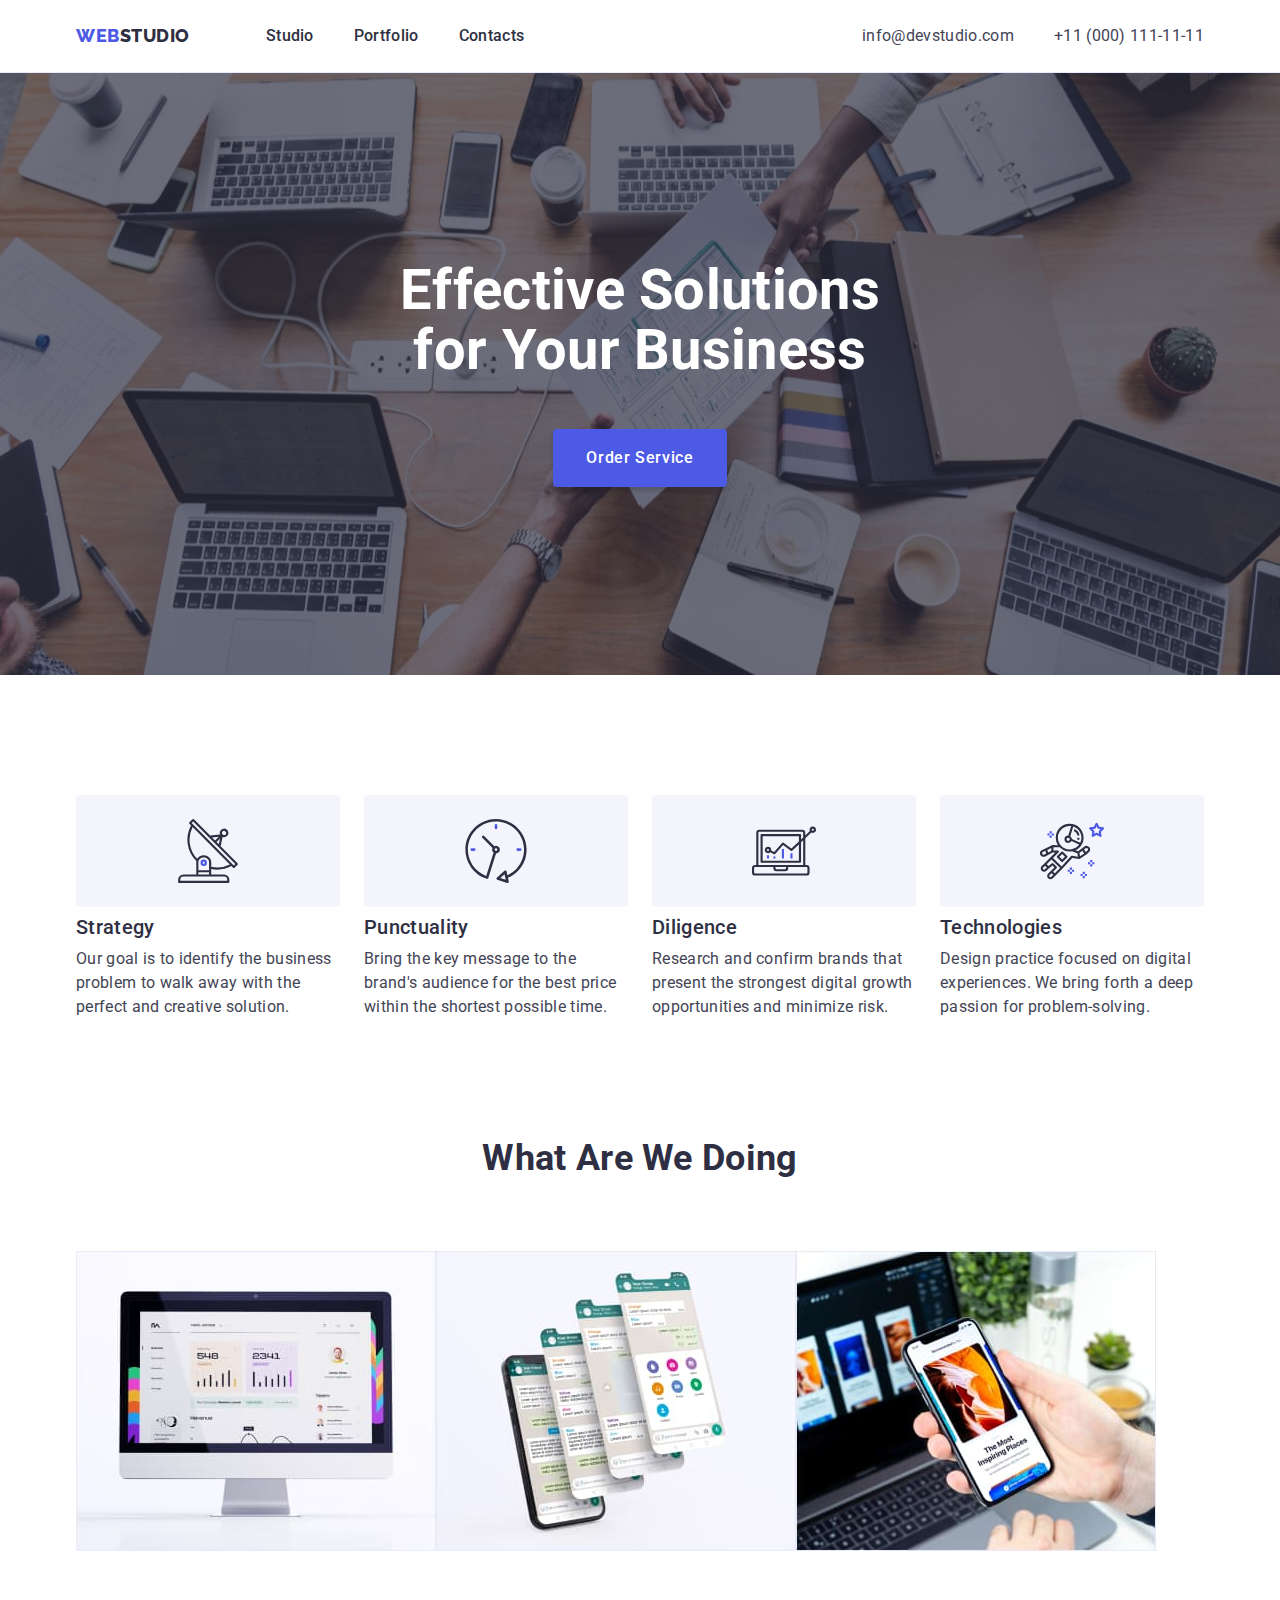
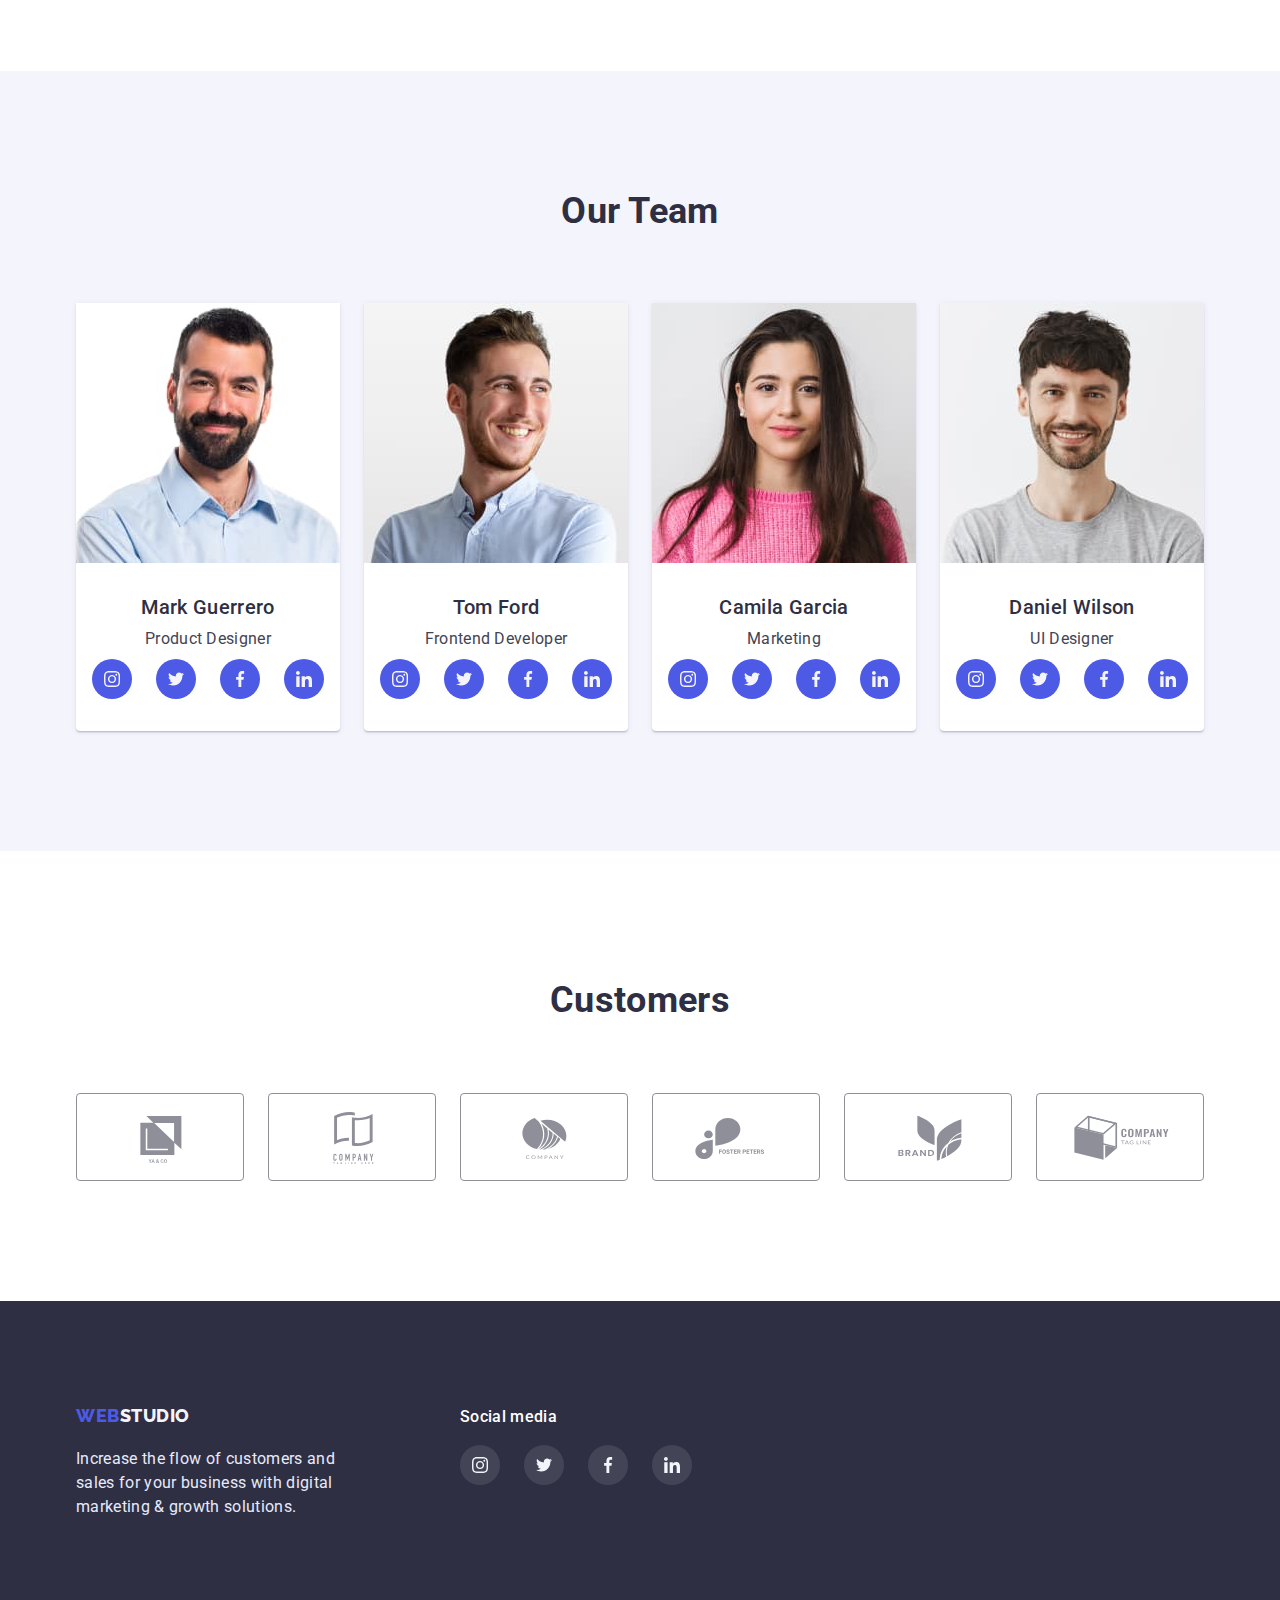
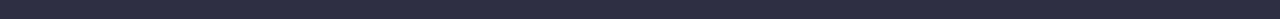
<file: index.html>
<!DOCTYPE html>
<html lang="en">
<head>
    <meta charset="UTF-8">
    <meta http-equiv="X-UA-Compatible" content="IE=edge">
    <meta name="viewport" content="width=device-width, initial-scale=1.0">
    <title>Document</title>
    <link rel="preconnect" href="https://fonts.googleapis.com">
    <link rel="preconnect" href="https://fonts.gstatic.com" crossorigin>
    <link href="https://fonts.googleapis.com/css2?family=Raleway:wght@700&family=Roboto:wght@400;500;700;900&display=swap" rel="stylesheet">
    <link rel="stylesheet" href="https://cdn.jsdelivr.net/npm/modern-normalize@1.1.0/modern-normalize.min.css">
    <link rel="stylesheet" href="./css/styles.css">
</head>
<body>
    <!-- =========HEADER========= -->
    <header class="header-page">
        <div class="header-wrapper container"> 
            <nav class="header-nav nav-wrapper">
                <a href="./index.html" class="logo-header link">
                <span class="logo-brand">Web</span>Studio</a>
                <ul class="main-nav list">
                    <li class="nav-list-item">
                    <a class="nav-link link" href="">Studio</a>
                    </li>
                    <li class="nav-list-item">
                    <a class="nav-link link" href="./portfolio.html">Portfolio</a>
                    </li>
                    <li class="nav-list-item">
                    <a class="nav-link link" href="">Contacts</a>
                    </li>
                </ul>
            </nav> 
            <address class="address">
            <ul class="address-list list">
                <li class="address-list-item"><a href="mailto:info@devstudio.com" class="address-link link">info@devstudio.com</a></li>
                <li class="address-list-item"><a href="tel:+110001111111" class="address-link link">+11 (000) 111-11-11</a></li>
            </ul>
            </address>
        </div>
    </header>
    
    <main>
        <!-- ========HERO======= -->
        <section class="hero">
            <div class="hero-wrapper container">
                <h1 class="hero-title">Effective Solutions <br> for Your Business</h1>
                <button type="button" class="hero-btn button">Order Service</button>
            </div>
        </section>

        <!-- =================FEATURE================== -->
        <section class="feature">
            <div class="section container">
                    <h2 class="feature-title visually-hidden">Our feature</h2>
                <ul class="feature-list list">
                    <li class="feature-item-list">
                        <div class="feature-inner">
                            <svg class="feature-icon">
                                <use href="./images/icons.svg#icon-antenna"></use>
                            </svg>
                        </div>
                        <h3 class="subtitle feature-subtitle">Strategy</h3>
                        <p class="text feature-text">Our goal is to identify the business problem to walk away with the perfect and creative solution.</p>
                    </li>
                    <li class="feature-item-list">
                        <div class="feature-inner">
                            <svg class="feature-icon">
                                <use href="./images/icons.svg#icon-clock"></use>
                            </svg>
                        </div>
                        <h3 class="subtitle feature-subtitle">Punctuality</h3>
                        <p class="text feature-text">Bring the key message to the brand's audience for the best price within the shortest possible time.</p>
                    </li>
                    <li class="feature-item-list">
                        <div class="feature-inner">
                            <svg class="feature-icon">
                                <use href="./images/icons.svg#icon-diagram"></use>
                            </svg>
                        </div>
                        <h3 class="subtitle feature-subtitle">Diligence</h3>
                        <p class="text feature-text">Research and confirm brands that present the strongest digital growth opportunities and minimize risk.</p>
                    </li>
                    <li class="feature-item-list">
                        <div class="feature-inner">
                            <svg class="feature-icon">
                                <use href="./images/icons.svg#icon-astronaut"></use>
                            </svg>
                        </div>
                        <h3 class="subtitle feature-subtitle">Technologies</h3>
                        <p class="text feature-text">Design practice focused on digital experiences. We bring forth a deep passion for problem-solving.</p>
                    </li>
                </ul>
            </div>
        </section>
        
        <!-- =================WORK ================== -->
        <section class="work">
            <div class="work-wrapper container">
                <h2 class="work-title">What are we doing</h2>
                <ul class="work-list list">
                    <li class="work-item"><img class="work-img" src="./images/img.jpg" alt="Computer monitor" width="360"></li>
                    <li class="work-item"><img class="work-img" src="./images/img1.jpg" alt="Messenger on the phone" width="360"></li>
                    <li class="work-item"><img class="work-img" src="./images/img2.jpg" alt="Phone content" width="360"></li>
                </ul>
            </div>
        </section>
        
        <!-- ====================TEAM=============== -->
        <section class="team ">
            <div class="team-wrapper section container">
                <h2 class="team-title">Our Team</h2>
                <ul class="team-list list">
                    <li class="team-item-list">
                            <img class="team-picture" src="./images/designer.jpg" alt="Mark Guerrero" width="264">
                            <div class="team-card">
                                <h3 class="subtitle team-subtitle">Mark Guerrero</h3>
                                <p class="text team-text">Product Designer</p>
                                <ul class="social-list list">
                                    <li class="social-list-item">
                                        <a href="" class="social-link social-link-team link">
                                            <svg class="social-icon">
                                                <use href="./images/icons.svg#icon-instagram"></use>
                                            </svg>
                                        </a>
                                    </li>
                                    <li class="social-list-item">
                                        <a href="" class="social-link social-link-team link">
                                            <svg class="social-icon">
                                                <use href="./images/icons.svg#icon-twitter"></use>
                                            </svg>
                                        </a>
                                    </li>
                                    <li class="social-list-item">
                                        <a href="" class="social-link social-link-team link">
                                            <svg class="social-icon">
                                                <use href="./images/icons.svg#icon-facebook"></use>
                                            </svg>
                                        </a>
                                    </li>
                                    <li class="social-list-item">
                                        <a href="" class="social-link social-link-team link">
                                            <svg class="social-icon">
                                                <use href="./images/icons.svg#icon-linkedin"></use>
                                            </svg>
                                        </a>
                                    </li>
                                </ul>
                            </div>
                    </li>
                    <li class="team-item-list">
                            <img class="team-picture" src="./images/developer.jpg" alt="Tom Ford" width="264">
                            <div class="team-card">
                                <h3 class="subtitle team-subtitle">Tom Ford</h3>
                                <p class="text team-text">Frontend Developer</p>
                                <ul class="social-list list">
                                    <li class="social-list-item">
                                        <a href="" class="social-link social-link-team link">
                                            <svg class="social-icon">
                                                <use href="./images/icons.svg#icon-instagram"></use>
                                            </svg>
                                        </a>
                                    </li>
                                    <li class="social-list-item">
                                        <a href="" class="social-link social-link-team link">
                                            <svg class="social-icon">
                                                <use href="./images/icons.svg#icon-twitter"></use>
                                            </svg>
                                        </a>
                                    </li>
                                    <li class="social-list-item">
                                        <a href="" class="social-link social-link-team link">
                                            <svg class="social-icon">
                                                <use href="./images/icons.svg#icon-facebook"></use>
                                            </svg>
                                        </a>
                                    </li>
                                    <li class="social-list-item">
                                        <a href="" class="social-link social-link-team link">
                                            <svg class="social-icon">
                                                <use href="./images/icons.svg#icon-linkedin"></use>
                                            </svg>
                                        </a>
                                    </li>
                                </ul>
                            </div>
                    </li>
                    <li class="team-item-list">
                            <img class="team-picture" src="./images/marketing.jpg" alt="Camila Garcia" width="264">
                            <div class="team-card">
                                <h3 class="subtitle team-subtitle">Camila Garcia</h3>
                                <p class="text team-text">Marketing</p>
                                <ul class="social-list list">
                                    <li class="social-list-item">
                                        <a href="" class="social-link social-link-team link">
                                            <svg class="social-icon">
                                                <use href="./images/icons.svg#icon-instagram"></use>
                                            </svg>
                                        </a>
                                    </li>
                                    <li class="social-list-item">
                                        <a href="" class="social-link social-link-team link">
                                            <svg class="social-icon">
                                                <use href="./images/icons.svg#icon-twitter"></use>
                                            </svg>
                                        </a>
                                    </li>
                                    <li class="social-list-item">
                                        <a href="" class="social-link social-link-team link">
                                            <svg class="social-icon">
                                                <use href="./images/icons.svg#icon-facebook"></use>
                                            </svg>
                                        </a>
                                    </li>
                                    <li class="social-list-item">
                                        <a href="" class="social-link social-link-team link">
                                            <svg class="social-icon">
                                                <use href="./images/icons.svg#icon-linkedin"></use>
                                            </svg>
                                        </a>
                                    </li>
                                </ul>
                            </div>
                    </li>
                    <li class="team-item-list">
                            <img class="team-picture" src="./images/uidesigner.jpg" alt="Daniel Wilson" width="264">
                        <div class="team-card">
                                <h3 class="subtitle team-subtitle">Daniel Wilson</h3>
                                <p class="text team-text">UI Designer</p>
                            <ul class="social-list list">
                                    <li class="social-list-item">
                                        <a href="" class="social-link social-link-team link">
                                            <svg class="social-icon">
                                                <use href="./images/icons.svg#icon-instagram"></use>
                                            </svg>
                                        </a>
                                    </li>
                                    <li class="social-list-item">
                                        <a href="" class="social-link social-link-team link">
                                            <svg class="social-icon">
                                                <use href="./images/icons.svg#icon-twitter"></use>
                                            </svg>
                                        </a>
                                    </li>
                                    <li class="social-list-item">
                                        <a href="" class="social-link social-link-team link">
                                            <svg class="social-icon">
                                                <use href="./images/icons.svg#icon-facebook"></use>
                                            </svg>
                                        </a>
                                    </li>
                                    <li class="social-list-item">
                                        <a href="" class="social-link social-link-team link">
                                            <svg class="social-icon">
                                                <use href="./images/icons.svg#icon-linkedin"></use>
                                            </svg>
                                        </a>
                                    </li>
                            </ul>
                        </div>
                    </li>
                </ul>
            </div>
        </section>
<!-- ========================CUSTOMERS====================== -->
<section class="customers">
    <div class="customers-wrapper container">
        <h2 class="customers-title">Customers</h2>
        <ul class="customers-list list">
            <li class="customers-list-item">
                <a href="" class="customers-link link">
                    <svg class="customers-icon" width="" height="">
                        <use href="./images/icons.svg#icon-client1"></use>
                    </svg>
                </a>
            </li>
            <li class="customers-list-item">
                    <a href="" class="customers-link link">
                    <svg class="customers-icon">
                        <use href="./images/icons.svg#icon-client2"></use>
                    </svg>
                </a>
            </li>
            <li class="customers-list-item">
                <a href="" class="customers-link link">
                    <svg class="customers-icon">
                        <use href="./images/icons.svg#icon-client3"></use>
                    </svg>
                </a></li>
            <li class="customers-list-item">
                <a href="" class="customers-link link">
                    <svg class="customers-icon">
                        <use href="./images/icons.svg#icon-client4"></use>
                    </svg>
                </a>
            </li>
            <li class="customers-list-item">
                <a href="" class="customers-link link">
                    <svg class="customers-icon">
                        <use href="./images/icons.svg#icon-client5"></use>
                    </svg>
                </a>
            </li>
            <li class="customers-list-item">
                <a href="" class="customers-link link">
                    <svg class="customers-icon">
                        <use href="./images/icons.svg#icon-client6"></use>
                    </svg>
                </a>
            </li>
        </ul>  
    </div>
    
</section>

    </main>
    <!-- ========================FOOTER====================== -->
    <footer class="footer-page">
        <div class="footer-wrapper container">
            <div class="wrapper-logo-text">
                <a class="footer-logo link" href="./index.html">
                <span class="logo-brand">Web</span>Studio</a>
                <p class="text footer-text">Increase the flow of customers and sales for your business with digital marketing & growth solutions.</p>
            </div>
            <div>
                <h2 class="footer-social-title">Social media</h2>
                <ul class="social-list list">
                    <li class="social-list-item">
                        <a href="" class="social-link social-link-footer link">
                            <svg class="social-icon">
                                <use href="./images/icons.svg#icon-instagram"></use>
                            </svg>
                        </a>
                    </li>
                    <li class="social-list-item">
                        <a href="" class="social-link social-link-footer link">
                            <svg class="social-icon">
                                <use href="./images/icons.svg#icon-twitter"></use>
                            </svg>
                        </a>
                    </li>
                    <li class="social-list-item">
                        <a href="" class="social-link social-link-footer link">
                            <svg class="social-icon">
                                <use href="./images/icons.svg#icon-facebook"></use>
                            </svg>
                        </a>
                    </li>
                    <li class="social-list-item">
                        <a href="" class="social-link social-link-footer link">
                            <svg class="social-icon">
                                <use href="./images/icons.svg#icon-linkedin"></use>
                            </svg>
                        </a>
                    </li>
                </ul>
            </div>
        </div>
    </footer>
</body>
</html>
</file>
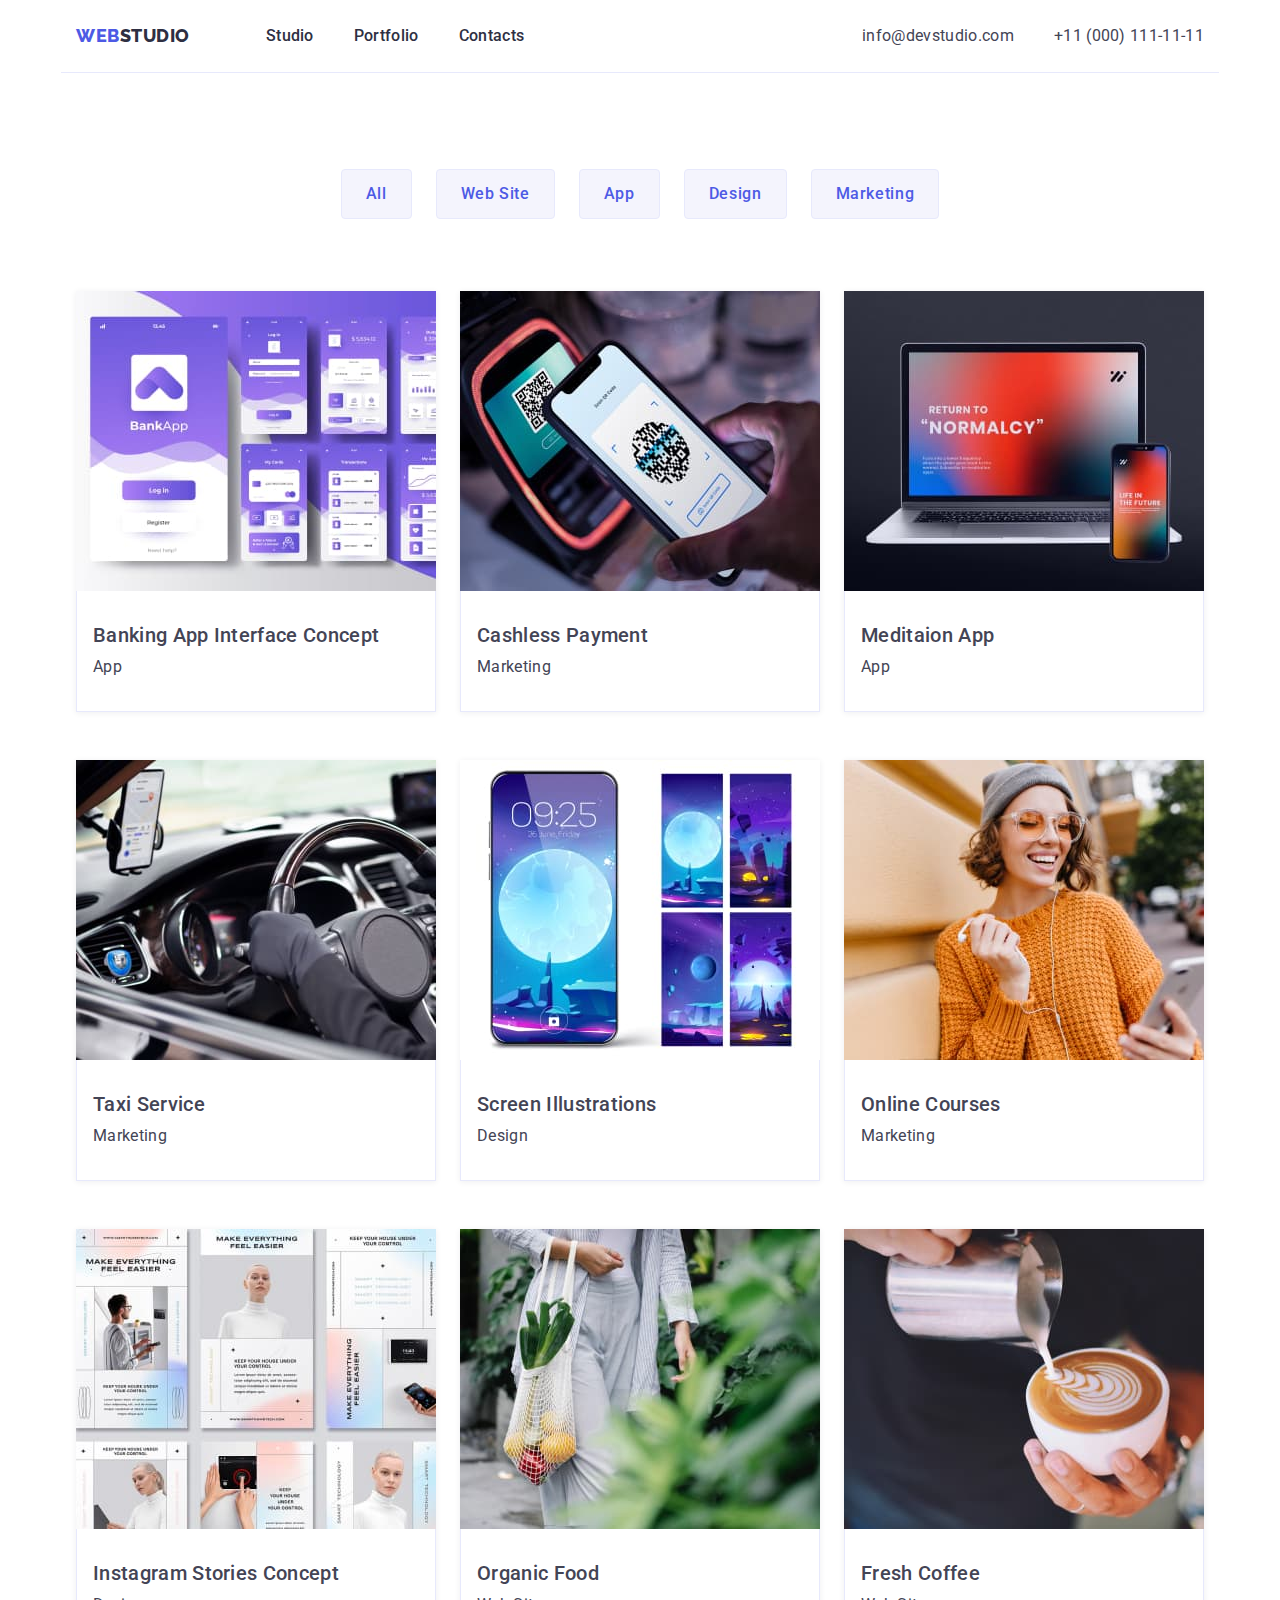
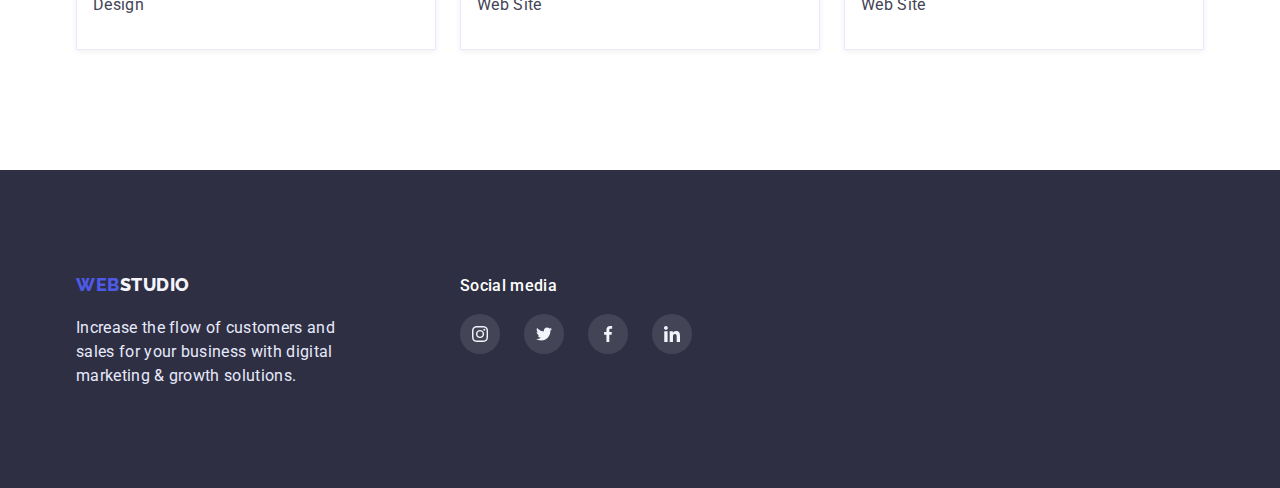
<file: portfolio.html>
<!DOCTYPE html>
<html lang="en">
<head>
    <meta charset="UTF-8">
    <meta http-equiv="X-UA-Compatible" content="IE=edge">
    <meta name="viewport" content="width=device-width, initial-scale=1.0">
    <title>Document</title>
    <link rel="preconnect" href="https://fonts.googleapis.com">
    <link rel="preconnect" href="https://fonts.gstatic.com" crossorigin>
    <link href="https://fonts.googleapis.com/css2?family=Raleway:wght@700&family=Roboto:wght@400;500;700;900&display=swap" rel="stylesheet">
    <link rel="stylesheet" href="https://cdn.jsdelivr.net/npm/modern-normalize@1.1.0/modern-normalize.min.css">
    <link rel="stylesheet" href="./css/styles.css">
</head>
<body>
    <header class="header-page container">
        <div class="header-wrapper"> 
            <nav class="header-nav nav-wrapper">
                <a href="./index.html" class="logo-header link">
                <span class="logo-brand">Web</span>Studio</a>
                <ul class="main-nav list">
                    <li class="nav-list-item">
                    <a class="nav-link link" href="./index.html">Studio</a>
                    </li>
                    <li class="nav-list-item">
                    <a class="nav-link link" href="./portfolio.html">Portfolio</a>
                    </li>
                    <li class="nav-list-item">
                    <a class="nav-link link" href="">Contacts</a>
                    </li>
                </ul>
            </nav> 
            <address class="address">
            <ul class="address-list list">
                <li class="address-list-item"><a href="mailto:info@devstudio.com" class="address-link link">info@devstudio.com</a></li>
                <li class="address-list-item"><a href="tel:+110001111111" class="address-link link">+11 (000) 111-11-11</a></li>
            </ul>
            </address>
        </div>
    </header>

    <main>
    <section class="portfolio container">
        <!-- Тут має бути скритий заголовок -->
        <h1 class="visually-hidden">Portfolio</h1>
        <ul class="portfolio-filters">
            <li class="portfolio-filter-list list" >
                <button class="portfolio-btn button" type="button">All</button>
            </li>
            <li class="portfolio-filter-list list">
                <button class="portfolio-btn button" type="button">Web Site</button>
            </li>
            <li class="portfolio-filter-list list">
                <button class="portfolio-btn button" type="button">App</button>
            </li>
            <li class="portfolio-filter-list list">
                <button class="portfolio-btn button" type="button">Design</button>
            </li>
            <li class="portfolio-filter-list list">
                <button class="portfolio-btn button" type="button">Marketing</button>
            </li>
        </ul>
        <ul class="project-card-item">
            <li class="project-card-list list">
                <a href="" class="project-card-link link">
                    <img class="project-card-img img" src="./images/portfolio.jpg" alt="Program BankApp" width="360">
                    <div class="disription-project-card">
                        <h2 class="project-card-title">Banking App Interface Concept</h2>
                        <p class="text project-card-text">App</p>
                    </div>
                </a>
            </li>
            <li class="project-card-list list">
                <a href="" class="project-card-link link">
                    <img class="project-card-img img" src="./images/portfolio1.jpg" alt="Phone scan QR Code" width="360">
                    <div class="disription-project-card">
                        <h2 class="project-card-title">Cashless Payment</h2>
                        <p class="text project-card-text">Marketing</p>
                    </div>
                </a>
            </li>
            <li class="project-card-list list">
                <a href="" class="project-card-link link">
                        <img class="project-card-img img" src="./images/portfolio2.jpg" alt="Laptop and phone" width="360">
                    <div class="disription-project-card">
                        <h2 class="project-card-title">Meditaion App</h2>
                        <p class="text project-card-text">App</p>
                    </div>
                </a>
            </li>
            <li class="project-card-list list">
                <a href="" class="project-card-link link">
                    <img class="project-card-img img" src="./images/portfolio3.jpg" alt="Phone with navigation in car" width="360">
                    <div class="disription-project-card">
                        <h2 class="project-card-title">Taxi Service</h2>
                        <p class="text project-card-text">Marketing</p>
                    </div>
                </a>
            </li>
            <li class="project-card-list list">
                <a href="" class="project-card-link link">
                    <img class="project-card-img img" src="./images/portfolio4.jpg" alt="Display phone with different type images" width="360">
                    <div class="disription-project-card">
                        <h2 class="project-card-title">Screen Illustrations</h2>
                        <p class="text project-card-text">Design</p>
                    </div>
                </a>
            </li>
            <li class="project-card-list list">
                <a href="" class="project-card-link link">
                    <img class="project-card-img img" src="./images/portfolio5.jpg" alt="Smiling girl listens to music" width="360">
                    <div class="disription-project-card">
                        <h2 class="project-card-title">Online Courses</h2>
                        <p class="text project-card-text">Marketing</p>
                    </div>
                </a>
            </li>
            <li class="project-card-list list">
                <a href="" class="project-card-link link">
                    <img class="project-card-img img" src="./images/portfolio6.jpg" alt="Different options for Instagram stories" width="360">
                    <div class="disription-project-card">
                        <h2 class="project-card-title">Instagram Stories Concept</h2>
                        <p class="text project-card-text">Design</p>
                    </div>
                </a>
                
            </li>
            <li class="project-card-list list">
                <a href="" class="project-card-link link">
                    <img class="project-card-img img" src="./images/portfolio7.jpg" alt="A woman with a bag containing vegetables and fruits" width="360">
                    <div class="disription-project-card">
                        <h2 class="project-card-title">Organic Food</h2>
                        <p class="text project-card-text">Web Site</p>
                    </div>
                </a>
            </li>
            <li class="project-card-list list">
                <a href="" class="project-card-link link">
                        <img class="project-card-img img" src="./images/portfolio8.jpg" alt="Aromatic coffee with a picture" width="360">
                    <div class="disription-project-card">
                        <h2 class="project-card-title">Fresh Coffee</h2>
                        <p class="text project-card-text">Web Site</p>
                    </div>  
                </a>
            </li>
        </ul>
    </section>
    </main>
    <footer class="footer-page">
        <div class="footer-wrapper container">
            <div class="wrapper-logo-text">
                <a class="footer-logo link" href="./index.html">
                <span class="logo-brand">Web</span>Studio</a>
                <p class="text footer-text">Increase the flow of customers and sales for your business with digital marketing & growth solutions.</p>
            </div>
            <div>
                <h2 class="footer-social-title">Social media</h2>
                <ul class="social-list list">
                    <li class="social-list-item">
                        <a href="" class="social-link social-link-footer link">
                            <svg class="social-icon">
                                <use href="./images/icons.svg#icon-instagram"></use>
                            </svg>
                        </a>
                    </li>
                    <li class="social-list-item">
                        <a href="" class="social-link social-link-footer link">
                            <svg class="social-icon">
                                <use href="./images/icons.svg#icon-twitter"></use>
                            </svg>
                        </a>
                    </li>
                    <li class="social-list-item">
                        <a href="" class="social-link social-link-footer link">
                            <svg class="social-icon">
                                <use href="./images/icons.svg#icon-facebook"></use>
                            </svg>
                        </a>
                    </li>
                    <li class="social-list-item">
                        <a href="" class="social-link social-link-footer link">
                            <svg class="social-icon">
                                <use href="./images/icons.svg#icon-linkedin"></use>
                            </svg>
                        </a>
                    </li>
                </ul>
            </div>
        </div>
    </footer>
</body>
</html>
</file>
<file: css/styles.css>
:root {
    --primary-dark-color: #2E2F42;
    --primary-light-color: #FFFF;
    --main-color-text: #434455;
    --accent-color: #E7E9FC;
    --presed-state-btn: #404BBF;
    --primary-brand-color: #4D5AE5;
    --light-background-color: #F4F4FD;
    --valid-field: #31D0AA;
}

h1,
h2,
h3,
h4,
p {
    margin-top: 0;
    margin-bottom: 0;
}

ul {
    margin-top: 0;
    margin-bottom: 0;
    padding-left: 0;
}

img {
    display: block;
}

.link {
text-decoration: none;
}

.list {
list-style: none;
}

.button {
    border: 1px solid transparent;
    cursor: pointer;
}

body {
    font-family: 'Roboto', sans-serif;
    color: var(--primary-dark-color);
    letter-spacing: 0.02em;
    
}

.container {
    width: 1158px;
    padding-left: 15px;
    padding-right: 15px;
    margin-left: auto;
    margin-right: auto;
    /* outline: 1px solid tomato; */
    
}

.section {
    padding-top: 120px;
    padding-bottom: 120px;
}

.subtitle {
    font-weight: 500;
    font-size: 20px;
    line-height: 1.2;
    margin-bottom: 8px;
}

.text {
    font-size: 16px;
    line-height: 1.5;
    color: var(--main-color-text);
}

/* ======================================HEADER============================= */
.header-page {
    padding-top: 24px;
    padding-bottom: 24px;
    border-bottom: 1px solid var(--accent-color);
}
.header-wrapper {
    display: flex;
    
}

.nav-wrapper {
    display: flex;
    align-items: center;
}

.main-nav {
    display: flex;
}

.logo-header {
    font-family: 'Raleway', sans-serif ;
    font-weight: 800;
    font-size: 18px;
    line-height: 1.33;
    letter-spacing: 0.03em;
    text-transform: uppercase;
    color: inherit;
    margin-right: 76px;
}

.logo-brand {
    color: var(--primary-brand-color);
}

.nav-link {

    font-weight: 500;
    font-size: 16px;
    line-height: 1.5;
    color: inherit;
}

.nav-link:hover,
.nav-link:focus {
    color: var(--primary-brand-color);
}

.nav-list-item:not(:last-child) {
    margin-right: 40px;
}

.address {
    font-style: normal;
    margin-left: auto;
}

.address-list {
    display: flex;
}


.address-link {
    color: var(--main-color-text);
    font-size: 16px;
    line-height: 1.5;
    margin-left: auto;
}

.address-link:hover,
.address-link:focus {
    color: var(--primary-brand-color);
    }

.address-list-item:not(:last-child) {
    margin-right: 40px;
}
/* ======================================HEADER============================= */
/* ======================================HERO============================= */
.hero {
    background-image: linear-gradient(rgba(46, 47, 66, 0.7), rgba(46, 47, 66, 0.7)), url(../images/bg-hero.jpg);
    background-color: rgba(46, 47, 66, 0.7);
    background-size: 1440px 660px;
    background-repeat: no-repeat;
    background-position: center;
    padding-top: 188px;
    padding-bottom: 188px;
}

.hero-wrapper {
    text-align: center;
    
}

.hero-title { 
    color: var(--primary-light-color);
    font-size: 56px;
    line-height: 1.07;
    margin-bottom: 48px;
    

}

.hero-btn {
    color: var(--primary-light-color);
    background: var(--primary-brand-color);
    font-weight: 500;
    font-size: 16px;
    line-height: 1.5;
    letter-spacing: 0.04em;
    box-shadow: 0px 4px 4px rgba(0, 0, 0, 0.15);
    border-radius: 4px;
    padding: 16px 32px;
    
}

.hero-btn:hover,
.hero-btn:focus {
    background: var(--presed-state-btn);
}
/* ======================================HERO============================= */
/*======================================FEATURE=========================== */


.visually-hidden {
    position: absolute;
    width: 1px;
    height: 1px;
    margin: -1px;
    border: 0;
    padding: 0;
    white-space: nowrap;
    clip-path: inset(100%);
    clip: rect(0 0 0 0);
    overflow: hidden;    
}


.feature-list {
    display: flex;
    flex-wrap: wrap;
}

.feature-item-list {
    flex-basis: calc((100% - 72px) / 4);
    margin-right: 24px;
}

.feature-item-list:nth-child(4n) {
    margin-right: 0;
}

.feature-inner {
    display: flex;
    justify-content: center;
    align-items: center;
    width: 100%;
    height: 112px;
    border-radius: 4px;
    background: var(--light-background-color);
    margin-bottom: 8px;
}

.feature-icon {
    width: 64px;
    height: 64px;
}


.feature-subtitle {
    
}

.feature-text {

}
/* ======================================FEATURE============================= */

/* ======================================WORK============================= */
.work-wrapper {
    padding-bottom: 120px;
}
.work-list {
    display: flex;
    flex-wrap: wrap;
}

.work-item {
    flex-basis: calc((100%-48px)/3);
}
.work-title {
    font-size: 36px;
    line-height: 1.11;
    text-align: center;
    text-transform: capitalize;
    margin-bottom: 72px;
}

/* ======================================WORK============================= */
/* ======================================TEAM============================= */
.team {
    background: var(--light-background-color);
}
.team-wrapper {
    
}
.team-title {
    font-size: 36px;
    line-height: 40px;
    text-transform: capitalize;
    text-align: center;
    margin-bottom: 72px;
}

.team-list {
    display: flex;
    flex-wrap: wrap;
    gap: 24px;
    justify-content: center;
}

/* .team-item-list {
    flex-basis: calc((100% - 72px) / 3);
    margin-right: 24px;
}

.team-item-list:nth-child(4n) {
    margin-right: 0;
} */



.team-item-list {
    background: var(--primary-light-color);
    box-shadow: 0px 1px 6px rgba(46, 47, 66, 0.08), 0px 1px 1px rgba(46, 47, 66, 0.16), 0px 2px 1px rgba(46, 47, 66, 0.08);
    border-radius: 0px 0px 4px 4px;
}
.team-card {
    padding: 32px 16px;
    text-align: center;
}

.team-subtitle {
}

.team-text {
    margin-bottom: 8px;

}
.social-list {
    display: flex;
}

.social-list-item {
    margin-right: 24px;
}

.social-list-item:last-child {
    margin-right: 0;

}

.social-link {
    display: flex;
    justify-content: center;
    align-items: center;
    width: 40px;
    height: 40px;
    border-radius: 50%;
    /* background-color: var(--primary-brand-color); */
    color: var(--light-background-color);
}

.social-link-team {
    background-color: var(--primary-brand-color);
}

.social-icon {
    width: 16px;
    height: 16px;
    fill: currentColor;
}

.social-link-team:hover,
.social-link-team:focus {
    background-color: var(--presed-state-btn);

}

/* ======================================TEAM============================= */
/* ======================================CUSTOMERS============================= */

.customers-wrapper {
    padding-top: 130px;
    padding-bottom: 120px;
}
.customers-title{
    font-size: 36px;
    line-height: 1.11;
    text-align: center;
    text-transform: capitalize;
    margin-bottom: 72px;
}

.customers-list {
    display: flex;
    flex-wrap: wrap;
    /* gap: 24px; */
}

.customers-list-item {
    margin-right: 24px;
    flex-basis: calc((100% - 120px) / 6);
}

.customers-list-item:nth-child(6n) {
    margin-right: 0;
    
}

.customers-link {
    color: #8e8f99;
    display: flex;
    /* align-items: center;
    justify-content: center; */
    padding: 15px 31px;
    border: 1px solid #8E8F99;
    border-radius: 4px;
}

.customers-icon {
    width: 104px;
    height: 56px;
    fill: currentColor;
}

.customers-link:focus,
.customers-link:hover {
    border: 1px solid var(--presed-state-btn);
    color: var(--presed-state-btn);
}


.customers-link:focus,
.customers-link:hover 
.customers-icon {
    fill: var(--presed-state-btn);
}

/* ======================================CUSTOMERS============================= */
/* ======================================FOOTER============================= */
.footer-page {
    background: var(--primary-dark-color);
}

.footer-wrapper {
    padding-top: 100px;
    padding-bottom: 100px;
    display: flex;
    align-items: baseline;
}
.wrapper-logo-text {
    margin-right: 120px;
}

.footer-logo {
    text-transform: uppercase;
    font-family: 'Raleway', sans-serif;
    font-weight: 800;
    font-size: 18px;
    line-height: 1.67;
    letter-spacing: 0.03em;
    color: var(--light-background-color);
    
}
.footer-text {
    color: var(--accent-color);
    width: 264px;
    margin-top: 16px;
}

.footer-social-title  {
    color: var(--primary-light-color);
    font-weight: 500;
    font-size: 16px;
    line-height: 1.5;
    margin-bottom: 16px;
}

.social-link-footer {
    background-color: rgba(255, 255, 255, 0.1);
}

.social-link-footer:hover,
.social-link-footer:focus {
    background-color: var(--valid-field);
}

/* ======================================FOOTER============================= */
/* ======================================PORTFOLIO============================= */

.portfolio {
    padding-top: 96px;
    padding-bottom: 120px;
}

.portfolio-filters {
    display: flex;
    align-items: center;
    justify-content: center;
    margin-bottom: 72px;
}
.portfolio-filter-list:not(:last-child) {
    margin-right:  24px;
}

.portfolio-btn {
    color: var(--primary-brand-color);
    background: var(--light-background-color);
    font-family: inherit;
    font-weight: 500;
    font-size: 16px;
    line-height: 1.5;
    letter-spacing: 0.04em;
    padding: 12px 24px;
    border: 1px solid var(--accent-color);
    border-radius: 4px;
}
.portfolio-btn:hover,
.portfolio-btn:focus {
    background: var(--presed-state-btn);
    color: var(--primary-light-color);
    box-shadow: 0px 3px 1px rgba(0, 0, 0, 0.1), 0px 2px 1px rgba(0, 0, 0, 0.08), 0px 2px 2px rgba(0, 0, 0, 0.12);
    border: 1px solid var(--presed-state-btn);
    border-radius: 4px;
}


.project-card-item {
    display: flex;
    flex-wrap: wrap;
    row-gap: 48px;
    column-gap: 24px;
}


.project-card-list {
    box-shadow: 0px 1px 6px rgba(46, 47, 66, 0.08);
    flex-basis: calc((100% - 48px) / 3)
}
.disription-project-card {
    padding: 32px 16px;
    color: var(--main-color-text);
    border: 1px solid var(--accent-color);
    border-top: none;
}

.project-card-title {
    font-weight: 500;
    font-size: 20px;
    line-height: 1.2;
    margin-bottom: 8px;
    color: inherit;
}
.project-card-text {
    
}
.project-card-img {
    margin-right: 0;
}

.project-card-list:hover,
.project-card-list:focus {
    box-shadow: 0px 1px 6px rgba(46, 47, 66, 0.08), 0px 1px 1px rgba(46, 47, 66, 0.16), 0px 2px 1px rgba(46, 47, 66, 0.08);
}
</file>
